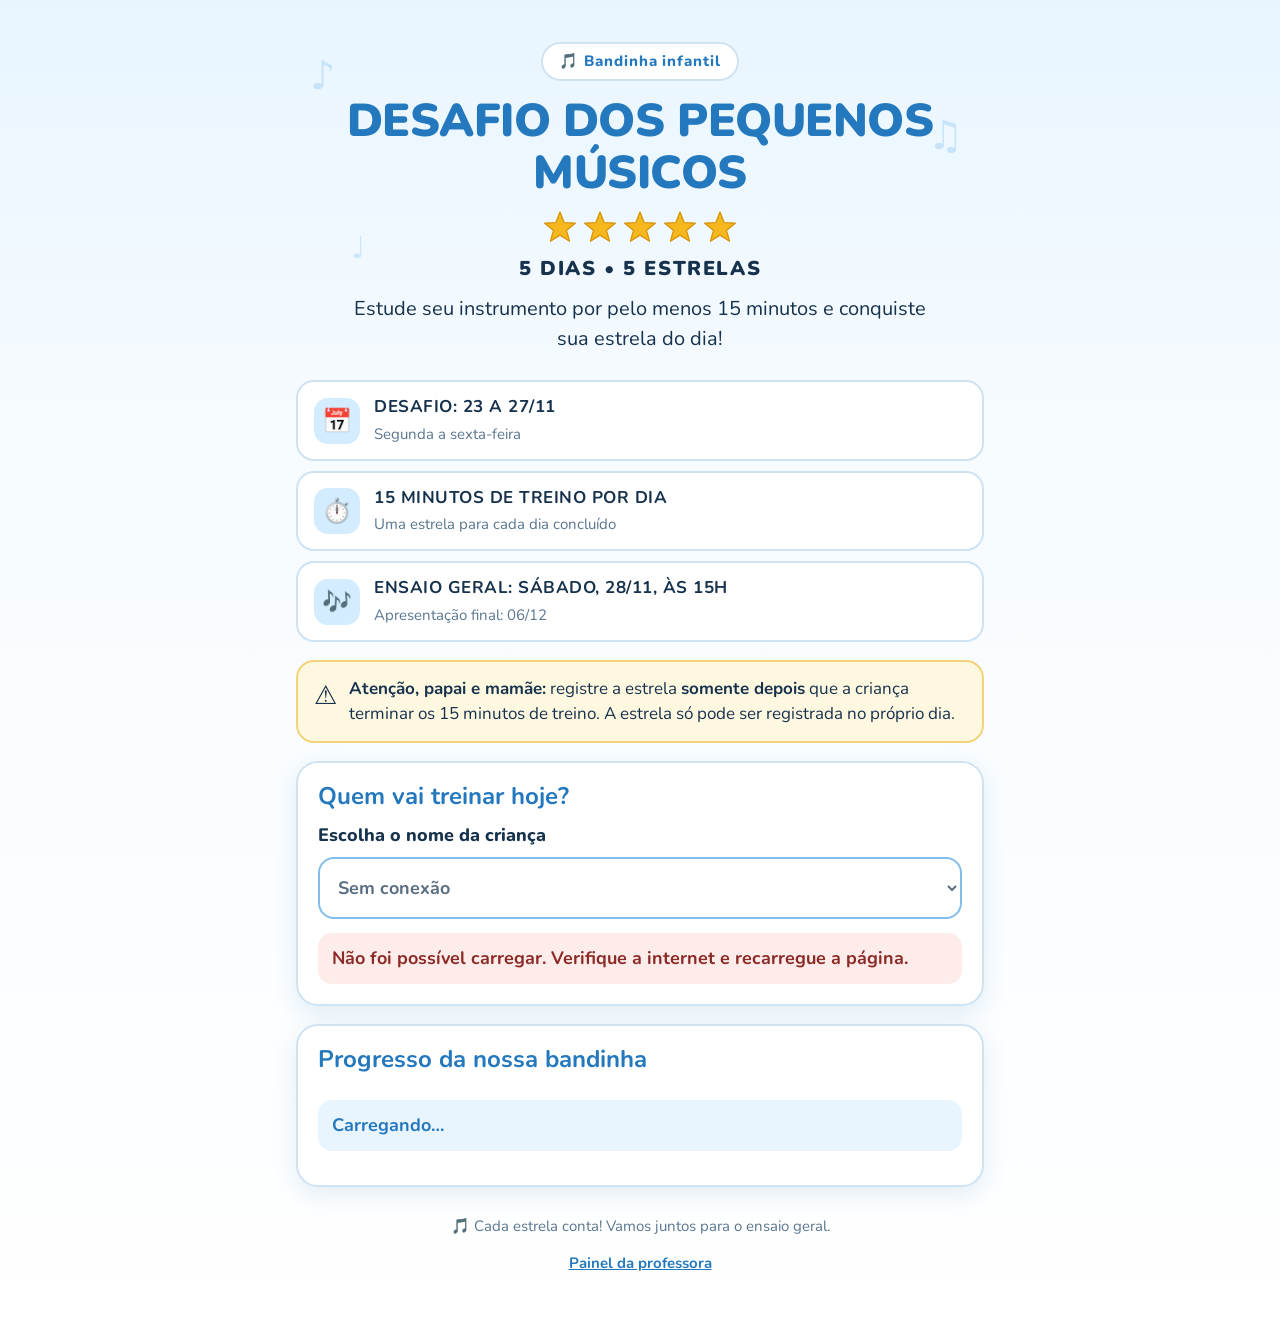
<file: index.html>
<!doctype html>
<html lang="pt-BR">
<head>
<meta charset="utf-8">
<meta name="viewport" content="width=device-width,initial-scale=1">
<title>Desafio dos Pequenos Músicos</title>
<meta name="description" content="5 dias, 5 estrelas: estude seu instrumento por 15 minutos por dia e conquiste sua estrela!">
<meta name="theme-color" content="#4aa3e8">
<link rel="icon" href="data:image/svg+xml,%3Csvg xmlns='http://www.w3.org/2000/svg' viewBox='0 0 100 100'%3E%3Cpolygon points='50,5 61,38 96,38 68,59 79,92 50,72 21,92 32,59 4,38 39,38' fill='%23f6b81f'/%3E%3C/svg%3E">
<link rel="preconnect" href="https://fonts.googleapis.com"><link rel="preconnect" href="https://fonts.gstatic.com" crossorigin>
<link rel="stylesheet" href="https://fonts.googleapis.com/css2?family=Nunito:wght@600;700;800;900&display=swap">
<link rel="stylesheet" href="style.css?v=1">
</head>
<body>
<svg width="0" height="0" style="position:absolute" aria-hidden="true">
  <symbol id="star" viewBox="0 0 100 100"><polygon points="50,6 62,37 95,39 69,60 78,92 50,74 22,92 31,60 5,39 38,37" stroke-width="4" stroke-linejoin="round"/></symbol>
</svg>
<canvas id="confetti" aria-hidden="true"></canvas>

<div class="wrap">
  <header class="hero">
    <span class="note" style="left:2%;top:30px" aria-hidden="true">♪</span>
    <span class="note" style="right:3%;top:90px;animation-delay:1.5s" aria-hidden="true">♫</span>
    <span class="note" style="left:8%;top:210px;animation-delay:3s;font-size:30px" aria-hidden="true">♩</span>
    <span class="eyebrow">🎵 Bandinha infantil</span>
    <h1>DESAFIO DOS PEQUENOS MÚSICOS</h1>
    <div class="stars5" aria-hidden="true">
      <svg class="star-fill" style="fill:#f6b81f;stroke:#d9960a"><use href="#star"/></svg><svg style="fill:#f6b81f;stroke:#d9960a"><use href="#star"/></svg><svg style="fill:#f6b81f;stroke:#d9960a"><use href="#star"/></svg><svg style="fill:#f6b81f;stroke:#d9960a"><use href="#star"/></svg><svg style="fill:#f6b81f;stroke:#d9960a"><use href="#star"/></svg>
    </div>
    <div class="sub">5 DIAS • 5 ESTRELAS</div>
    <p class="msg">Estude seu instrumento por pelo menos 15 minutos e conquiste sua estrela do dia!</p>
  </header>

  <section class="infos" aria-label="Informações importantes">
    <div class="info"><div class="ic">📅</div><div><b>DESAFIO: 23 A 27/11</b><span>Segunda a sexta-feira</span></div></div>
    <div class="info"><div class="ic">⏱️</div><div><b>15 MINUTOS DE TREINO POR DIA</b><span>Uma estrela para cada dia concluído</span></div></div>
    <div class="info"><div class="ic">🎶</div><div><b>ENSAIO GERAL: SÁBADO, 28/11, ÀS 15H</b><span>Apresentação final: 06/12</span></div></div>
  </section>

  <div class="aviso"><div class="ic">⚠️</div><div><b>Atenção, papai e mamãe:</b> registre a estrela <b>somente depois</b> que a criança terminar os 15 minutos de treino. A estrela só pode ser registrada no próprio dia.</div></div>

  <section class="card" aria-labelledby="h-escolha">
    <h2 id="h-escolha">Quem vai treinar hoje?</h2>
    <label class="lbl" for="sel">Escolha o nome da criança</label>
    <select id="sel" class="sel" disabled><option value="">Carregando…</option></select>
    <div class="hp" aria-hidden="true"><label>Não preencha <input id="hp" type="text" name="website" tabindex="-1" autocomplete="off"></label></div>
    <div id="loadmsg"></div>

    <div id="child" hidden>
      <hr style="border:0;border-top:2px dashed var(--line);margin:20px 0">
      <p class="who" id="who"></p>
      <p class="total" id="total"></p>
      <div class="days" id="days"></div>
      <div id="today-area"></div>
    </div>
  </section>

  <section class="card" aria-labelledby="h-prog">
    <h2 id="h-prog">Progresso da nossa bandinha</h2>
    <div class="chart" id="chart" aria-live="polite"><div class="msg-box msg-info">Carregando…</div></div>
    <p class="legend" id="legend"></p>
  </section>

  <footer>
    <p>🎵 Cada estrela conta! Vamos juntos para o ensaio geral.</p>
    <p><a href="painel.html">Painel da professora</a></p>
  </footer>
</div>

<dialog id="dlg-confirm" aria-labelledby="dc-h">
  <h3 id="dc-h">A criança já treinou?</h3>
  <p id="dc-p"></p>
  <div class="row">
    <button class="btn" id="dc-yes" style="margin-top:0">Sim, treinou 15 minutos!</button>
    <button class="btn sec" id="dc-no">Ainda não</button>
  </div>
</dialog>

<dialog id="dlg-win" aria-labelledby="dw-h">
  <svg class="bigstar" style="fill:#f6b81f;stroke:#d9960a"><use href="#star"/></svg>
  <h3 id="dw-h">Parabéns!</h3>
  <p id="dw-p"></p>
  <div class="row"><button class="btn" id="dw-ok" style="margin-top:0">Continuar</button></div>
</dialog>

<script src="config.js"></script>
<script src="app.js?v=3"></script>
</body>
</html>
</file>
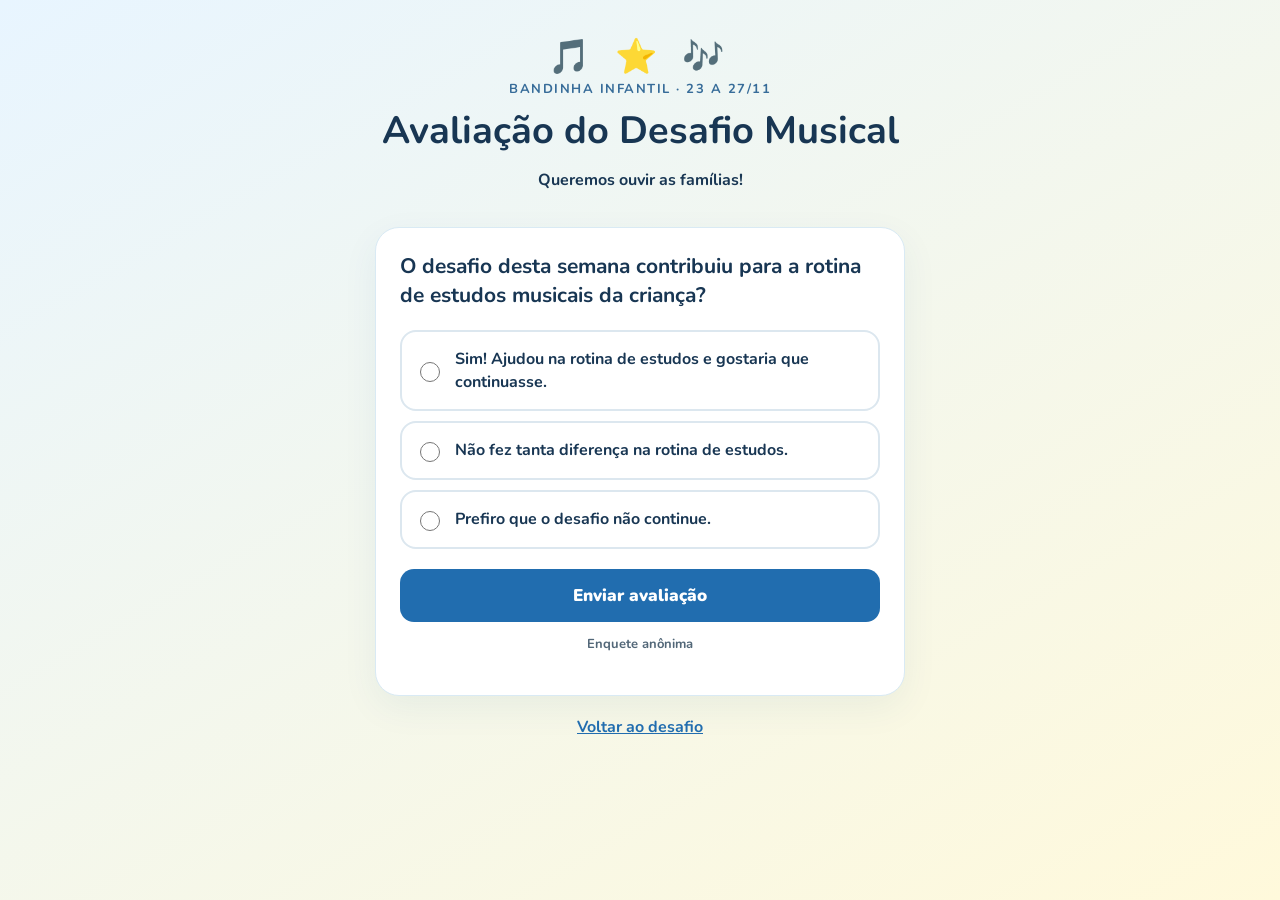
<file: avaliacao.html>
<!doctype html><html lang="pt-BR"><head><meta charset="utf-8"><meta name="viewport" content="width=device-width,initial-scale=1"><meta name="robots" content="noindex,nofollow"><meta name="referrer" content="no-referrer"><title>Avaliação do Desafio Musical</title><link rel="stylesheet" href="https://fonts.googleapis.com/css2?family=Nunito:wght@600;700;800;900&display=swap"><style>
*{box-sizing:border-box}body{margin:0;background:linear-gradient(150deg,#e8f5ff,#fff9db);font:700 16px Nunito,system-ui,sans-serif;color:#183653;min-height:100vh;padding:24px 16px}.wrap{max-width:530px;margin:0 auto}header{text-align:center;padding:10px 0 20px}.eyebrow{font-size:13px;letter-spacing:1.5px;color:#376c99;text-transform:uppercase}h1{font-size:clamp(28px,7vw,38px);line-height:1.12;margin:12px 0}h2{font-size:21px;line-height:1.4;margin:0 0 20px}.card{background:white;border:1px solid #d9eaf4;border-radius:24px;padding:24px;box-shadow:0 12px 36px #164e7810}label{display:flex;gap:12px;align-items:center;padding:16px 13px;border:2px solid #dce7ef;border-radius:16px;margin:10px 0;cursor:pointer;line-height:1.4}label:has(input:checked){background:#eff7ff;border-color:#347fc4}input{accent-color:#2575b9;flex:none;width:20px;height:20px}button{display:block;width:100%;padding:15px;border:0;border-radius:14px;background:#216daf;color:white;font:900 17px Nunito,system-ui;cursor:pointer;margin-top:20px}button:disabled{opacity:.5;cursor:default}.small{text-align:center;color:#526778;font-size:13px;line-height:1.5}#message{font-size:15px;margin-top:16px;text-align:center}a{color:#216daf}footer{text-align:center;margin-top:20px} .notes{font-size:34px;letter-spacing:8px} [hidden]{display:none!important}
</style></head><body><main class="wrap"><header><div class="notes" aria-hidden="true">🎵 ⭐ 🎶</div><div class="eyebrow">Bandinha Infantil · 23 a 27/11</div><h1>Avaliação do Desafio Musical</h1><p>Queremos ouvir as famílias!</p></header><section class="card"><form id="form" hidden><h2>O desafio desta semana contribuiu para a rotina de estudos musicais da criança?</h2><label><input type="radio" name="choice" value="1" required>Sim! Ajudou na rotina de estudos e gostaria que continuasse.</label><label><input type="radio" name="choice" value="2">Não fez tanta diferença na rotina de estudos.</label><label><input type="radio" name="choice" value="3">Prefiro que o desafio não continue.</label><button id="send" type="submit">Enviar avaliação</button><p class="small">Enquete anônima</p></form><div id="message" role="status" aria-live="polite">Carregando…</div></section><footer><a href="index.html">Voltar ao desafio</a></footer></main><script src="config.js"></script><script>
(function(){const form=document.getElementById('form'),msg=document.getElementById('message'),send=document.getElementById('send'),cfg=window.DESAFIO_CONFIG;const receipt=crypto.randomUUID();
function done(){form.hidden=true;msg.textContent='🎉 Obrigada! Sua avaliação já foi registrada. Sua opinião é muito importante para nós.';}
form.hidden=false;msg.textContent='';
form.addEventListener('submit',async function(e){e.preventDefault();const choice=Number(new FormData(form).get('choice'));if(![1,2,3].includes(choice))return;send.disabled=true;msg.textContent='Enviando…';try{const r=await fetch(cfg.SUPABASE_URL+'/rest/v1/rpc/submit_musical_feedback_general',{method:'POST',headers:{apikey:cfg.SUPABASE_KEY,'Content-Type':'application/json'},body:JSON.stringify({p_receipt:receipt,p_choice:choice})});if(!r.ok)throw Error('http');const result=await r.json();if(result==='ok'||result==='unavailable'){done();}else throw Error('invalid');}catch(e){msg.textContent='Não foi possível enviar. Confira sua conexão e tente novamente.';send.disabled=false;}});
})();
</script></body></html>
</file>
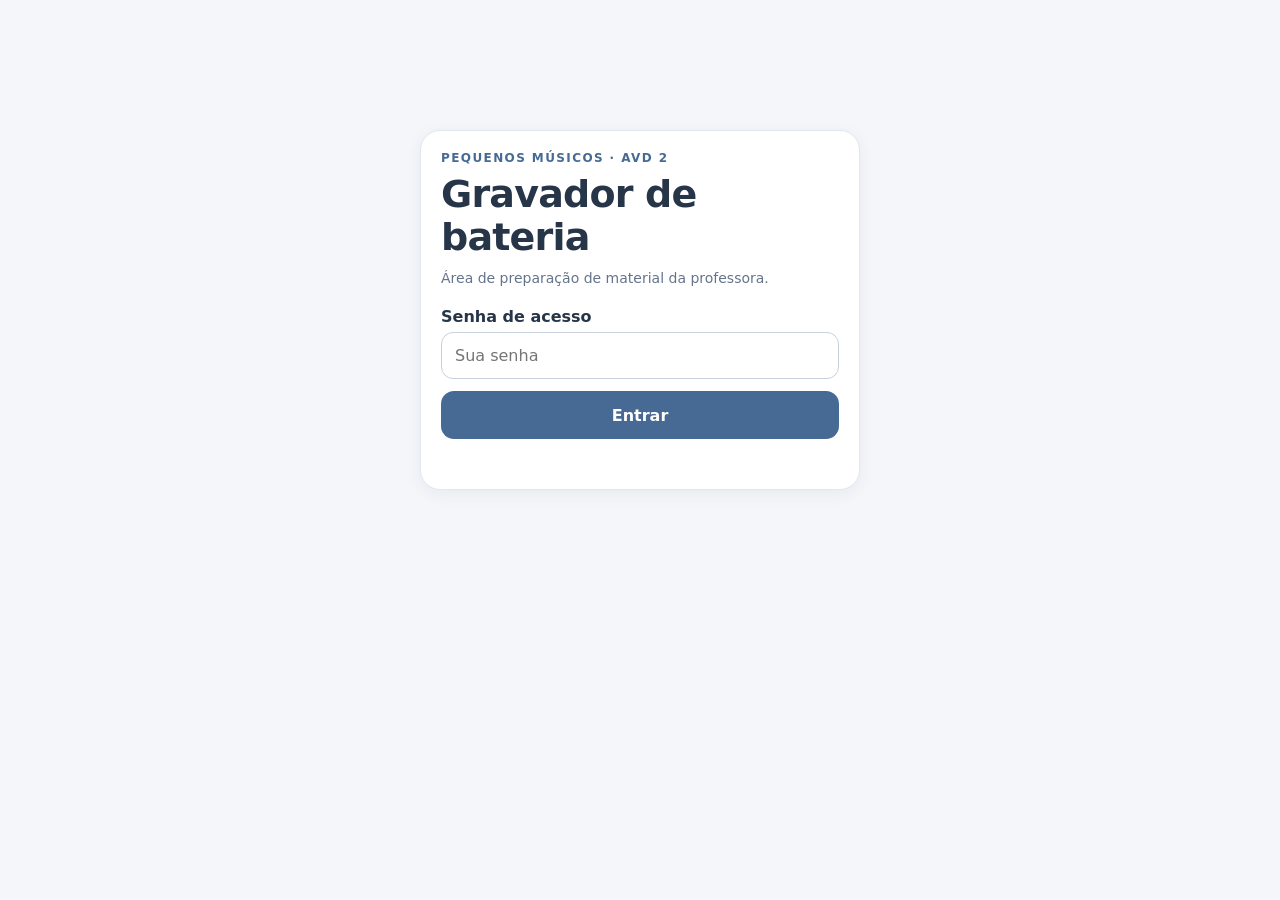
<file: gravador-bateria.html>
<!doctype html><html lang="pt-BR"><head><meta charset="utf-8"><meta name="viewport" content="width=device-width,initial-scale=1"><meta name="theme-color" content="#f5f6fa"><title>Gravador de bateria | Professora</title><style>
:root{font-family:system-ui,-apple-system,BlinkMacSystemFont,'Segoe UI',sans-serif;color:#273548;background:#f5f6fa;font-size:16px;--blue:#476a94;--line:#e2e6ee;--yellow:#f1dda9}*{box-sizing:border-box}body{margin:0}button,input{font:inherit}button{cursor:pointer}button:focus-visible,input:focus-visible{outline:3px solid #789bc4;outline-offset:3px}button:disabled{opacity:.5;cursor:not-allowed}[hidden]{display:none!important}main{max-width:800px;margin:auto;padding:22px 16px 36px}.card{background:white;border:1px solid var(--line);border-radius:20px;padding:20px;margin:14px 0;box-shadow:0 4px 16px #253c5610}h1,h2,p{margin:0}h1{font-size:clamp(26px,5vw,38px);line-height:1.12;letter-spacing:-.8px}h2{font-size:19px;margin-bottom:12px}p{line-height:1.5}.muted{color:#64748b;font-size:14px}.eyebrow{color:var(--blue);font-size:12px;font-weight:800;letter-spacing:1.4px;text-transform:uppercase;margin-bottom:8px}.hero{display:flex;align-items:center;gap:15px;margin:8px 0 20px}.hero-icon{background:#e5ebf5;border-radius:18px;width:64px;height:64px;display:grid;place-items:center;flex:none;font-size:32px}.hero p{margin-top:5px}.primary{background:#476a94;color:white;border:0;border-radius:13px;padding:13px 18px;font-weight:750;min-height:48px}.secondary{background:#f3f5f9;border:1px solid var(--line);color:#34465e;border-radius:12px;padding:11px 14px;font-weight:650;min-height:44px}.gate{max-width:440px;margin:12vh auto 0}.gate label{display:block;font-weight:650;margin:18px 0 6px}.gate input{width:100%;border:1px solid #c8d1dc;border-radius:12px;padding:13px;background:#fff}.gate .primary{width:100%;margin-top:12px}.error{color:#9f3e43;font-size:14px;margin-top:10px;min-height:20px}.tabs{display:grid;grid-template-columns:repeat(3,1fr);gap:8px}.tab{background:#f6f7fa;border:1px solid var(--line);border-radius:13px;padding:12px 6px;text-align:center;color:#34465e;font-weight:700;min-height:64px}.tab small{font-size:11px;display:block;color:#64748b;font-weight:500;margin-top:4px}.tab[aria-pressed=true]{background:#e5edf8;border-color:#7190b6;color:#31537b}.grid{display:grid;grid-template-columns:minmax(60px,1.8fr) repeat(8,minmax(0,1fr));gap:4px;align-items:stretch;margin:16px 0 8px}.cell{border-radius:7px;min-height:34px;display:grid;place-items:center;background:#f1f3f6;position:relative}.beat{font-weight:800;font-size:15px;background:#e8edf4;min-height:29px}.beat.off{font-weight:500;color:#8290a1;background:#f5f6f9}.label{font-weight:700;font-size:clamp(11px,2.5vw,14px);display:flex;align-items:center;gap:3px}.hit:after{content:'';height:45%;aspect-ratio:1;border-radius:50%;background:var(--dot)}.hit{background:var(--bg)}.cell.now{box-shadow:inset 0 0 0 2px #496c9d;background:#d8e4f3}.cell.now.hit{background:var(--bg);box-shadow:inset 0 0 0 2px #496c9d}.inactive{opacity:.28}.legend{display:flex;align-items:center;gap:10px;flex-wrap:wrap;font-size:12px;color:#64748b}.dot{height:10px;width:10px;display:inline-block;border-radius:50%;background:#8298b6}.controls{display:flex;gap:9px;margin:18px 0 12px}.controls .primary{flex:1}.row{display:flex;align-items:center;justify-content:space-between;gap:10px;margin:10px 0}input[type=range]{width:100%;accent-color:#476a94}.speed{display:grid;grid-template-columns:44px 1fr 44px;align-items:center;gap:8px}.speed button{padding:8px}.checks{display:flex;flex-wrap:wrap;gap:10px 18px;margin-top:15px}.checks label,.loop{display:flex;align-items:center;gap:7px;font-size:14px}input[type=checkbox]{width:19px;height:19px;accent-color:#476a94}.status{font-size:13px;color:#64748b;min-height:20px;text-align:center;margin-top:8px}.sounds{display:grid;grid-template-columns:repeat(3,1fr);gap:8px}.sound{border:1px solid #e1e5ea;background:#f7f8fa;border-radius:13px;color:#34465e;font-size:13px;font-weight:650;padding:10px 4px;min-height:75px}.sound svg{width:44px;height:32px;display:block;margin:0 auto 5px}.sound:active,.sound.playing{background:#e5edf8}.foot{display:flex;justify-content:space-between;align-items:center;gap:12px;margin-top:15px}.foot button{font-size:13px}.routine{padding-left:20px;margin:0;color:#43536a;font-size:14px;line-height:1.65}.routine li+li{margin-top:5px}.volume{display:grid;grid-template-columns:auto 1fr auto;gap:10px;align-items:center;font-size:13px;color:#64748b}@media(max-width:420px){.card{padding:14px}.grid{gap:3px}.cell{min-height:32px}.hero-icon{width:50px;height:50px;font-size:26px}.tabs{gap:5px}.tab{font-size:13px}.checks{gap:9px 12px}}@media(prefers-reduced-motion:reduce){*{scroll-behavior:auto!important}}

button,input,select{font:inherit}input[type=number],input[type=text],select,input[type=file]{max-width:100%;padding:9px;border:1px solid #c8d1dc;border-radius:9px;background:white;color:#273548}h3{font-size:16px;margin:0 0 8px} .stack{display:grid;gap:10px}.wrap{display:flex;flex-wrap:wrap;gap:8px;align-items:center}.wrap>*{min-width:0}.part{display:flex;gap:12px;align-items:center;text-align:left;padding:13px;border:1px solid #dce3ec;border-radius:13px;background:#fff;color:#273548;min-height:65px}.part[aria-pressed=true]{border-color:#7293b5;background:#e7eff7}.num{display:grid;place-items:center;border-radius:10px;background:#dce7f1;min-width:36px;height:36px;font-weight:800}.part small{display:block;font-size:12px;color:#57677b;margin-top:3px}.lyric{white-space:pre-line;line-height:1.65;margin:8px 0 12px}.exercise{border:1px solid #e0e6ed;border-radius:13px;padding:12px;margin:12px 0;scroll-margin:18px}.exercise.current{border:2px solid #5279a2;padding:11px}.exercise h3{color:#405c7b}.hint{color:#64748b;font-size:13px;line-height:1.5}.mark{background:#e9eef4;border-radius:8px;display:inline-block;padding:5px 9px;margin:3px 0;font-size:13px;font-weight:700}.grid{grid-template-columns:minmax(80px,1.9fr) repeat(var(--cols,8),minmax(0,1fr))}.hit:after{display:none}.cell.hit{background:var(--dot);color:#fff;font-weight:750}.cell.now{outline:3px solid #466b98;outline-offset:-2px;box-shadow:none}.grid .cell{min-height:30px}.grid .label{font-size:12px}.progress{height:7px;border-radius:10px;background:#e6ebf1;overflow:hidden}.progress span{display:block;height:100%;background:#749b86}.done{margin-left:auto;color:#47795b;font-size:13px}.pads{display:grid;grid-template-columns:repeat(3,1fr);gap:9px}.pad{border:0;border-radius:14px;padding:12px 5px;min-height:80px;color:#253448;font-weight:700;touch-action:manipulation;user-select:none}.pad.active{transform:scale(.96);outline:3px solid #476a94}.pad b{display:block;font-size:21px}.pad.crash{background:#262626!important;color:white;grid-column:1/-1}.scroll{overflow:auto;max-height:330px}.events{width:100%;border-collapse:collapse;font-size:13px}.events td,.events th{padding:6px;text-align:left;border-bottom:1px solid #e2e6ee}.events th{position:sticky;top:0;background:#fff}.events input{width:83px;padding:5px}.events button{padding:4px 8px}.warn{font-size:13px;color:#805c31}.time{font-variant-numeric:tabular-nums}.sticky{position:sticky;top:0;z-index:3;box-shadow:0 5px 20px #253c561a}.sticky .row{margin:5px 0}.checkboxrow{display:flex;align-items:center;gap:8px}.hidden{display:none}.timeline{height:105px;width:100%;border:1px solid #dce3ec;border-radius:10px;background:#fafbfc;display:block;touch-action:none}.timeline-labels{display:flex;justify-content:space-between;font-size:12px;color:#64748b}.status{text-align:left}details summary{cursor:pointer;font-weight:700} @media(max-width:450px){.grid .label{font-size:10px}.grid{grid-template-columns:minmax(70px,1.6fr) repeat(var(--cols,8),minmax(0,1fr));gap:3px}.cell{min-height:28px}.sticky{position:static}.pads{gap:5px}.pad{font-size:12px}.events{font-size:12px}}</style></head><body><main><section id="gate" class="gate card"><div class="eyebrow">Pequenos Músicos · AVD 2</div><h1>Gravador de bateria</h1><p class="muted" style="margin-top:10px">Área de preparação de material da professora.</p><form id="unlock"><label for="password">Senha de acesso</label><input id="password" type="password" required autocomplete="current-password" placeholder="Sua senha"><button class="primary" id="enter" type="submit">Entrar</button><p class="error" id="error" role="alert"></p></form></section><section id="app" hidden><header class="hero"><div class="hero-icon">🥁</div><div><div class="eyebrow">Área da professora</div><h1>Gravador de bateria</h1><p class="muted">Grave sobre a música, por instrumento ou de uma vez.</p></div></header><div class="card"><h2>1. Abra a música</h2><label class="hint">Selecione um MP3, WAV ou outro áudio compatível <input id="audioFile" type="file" accept="audio/*"></label><p id="fileName" class="muted" style="margin:8px 0">Nenhum áudio selecionado.</p><audio id="song" preload="metadata" style="width:100%"></audio><div class="wrap"><button id="play" class="primary">▶ Reproduzir</button><button id="record" class="primary" style="background:#a94b52">● Gravar</button><button id="stop" class="secondary">■ Parar</button><button id="back" class="secondary">↶ Início</button></div><div class="row"><strong id="time" class="time">0:00.0</strong><span id="duration" class="muted time">0:00.0</span></div><input id="seek" type="range" min="0" max="1" value="0" step=".01"><canvas id="timeline" class="timeline" aria-label="Linha do tempo de batidas"></canvas><div class="timeline-labels"><span>Início</span><span>Toque na linha para posicionar</span><span>Fim</span></div><div class="row"><label>Velocidade <select id="rate"><option value=".5">0,5×</option><option value=".75">0,75×</option><option value=".9">0,9×</option><option value="1" selected>1×</option><option value="1.25">1,25×</option></select></label><label class="checkboxrow"><input type="checkbox" id="hear" checked> Ouvir batidas gravadas</label></div><div class="volume"><label for="musicVol">Música</label><input id="musicVol" type="range" min="0" max="100" value="65"><span id="mv">65%</span></div><div class="volume"><label for="drumVol">Bateria</label><input id="drumVol" type="range" min="0" max="100" value="80"><span id="dv">80%</span></div><p id="status" class="status" role="status">Importe uma música para gravar.</p></div><div class="card"><h2>2. Toque e grave</h2><p class="muted" style="margin-bottom:12px">Use as teclas ou toque nos botões. Grave em camadas: volte ao início, aperte Gravar novamente e acrescente os outros instrumentos. A gravação não é quantizada.</p><div id="pads" class="pads"></div><div class="wrap" style="margin-top:12px"><button id="undo" class="secondary">Desfazer última batida</button><button id="undoTake" class="secondary">Desfazer última gravação</button></div></div><div class="card"><h2>3. Edite as batidas</h2><div class="row"><span id="eventCount" class="muted">0 batidas</span><select id="filter"><option value="all">Todos os instrumentos</option></select></div><div class="wrap"><button id="addAt" class="secondary">+ Batida no tempo atual</button><select id="addInst"></select><button id="clear" class="secondary">Limpar batidas</button></div><div class="wrap" style="margin:8px 0"><label>Ajuste global (ms) <input id="offset" type="number" step="10" value="0" style="width:100px"></label><button id="shift" class="secondary">Aplicar</button></div><div class="scroll"><table class="events"><thead><tr><th>Tempo (s)</th><th>Instrumento</th><th>Ações</th></tr></thead><tbody id="eventRows"></tbody></table></div><p class="hint" style="margin-top:8px">Edite o instante de uma batida ou exclua apenas aquela que ficou errada. Use o ajuste global se perceber atraso constante.</p></div><div class="card"><h2>4. Salve seu material</h2><div class="stack"><button id="wavDrum" class="primary">Baixar somente bateria (WAV)</button><button id="wavMix" class="primary">Baixar música + bateria (WAV)</button><button id="save" class="secondary">Baixar projeto editável (JSON)</button><label class="checkboxrow"><input id="includeAudio" type="checkbox" checked> Incluir a música no JSON para reabrir em outro aparelho</label><label class="hint">Reabrir projeto JSON <input type="file" id="openProject" accept=".json,application/json"></label></div><p class="hint" style="margin-top:10px">Os arquivos ficam no seu aparelho. O JSON também pode ser aberto na página de treino da aluna. Nada é publicado automaticamente.</p><p class="status" id="exportStatus"></p></div><footer class="foot"><span class="muted">Independente do desafio de estrelas.</span><button id="lock" class="secondary">Sair</button></footer></section></main><script>
'use strict';
const $=id=>document.getElementById(id);
const instruments=[{id:'crash',name:'Ataque',color:'#242424',bg:'#e5e5e5',key:'Espaço'},{id:'ride',name:'Condução',color:'#91a8c3',bg:'#dce6f0',key:'L'},{id:'hat',name:'Chimbal',color:'#bfa36b',bg:'#eee3c9',key:'J'},{id:'open',name:'Chimbal aberto',color:'#d0b47c',bg:'#f3e7cf',key:'K'},{id:'snare',name:'Caixa',color:'#779bbb',bg:'#dbe8f3',key:'S'},{id:'kick',name:'Bumbo',color:'#83a58d',bg:'#dce9df',key:'A'},{id:'tom',name:'Surdo',color:'#b299b8',bg:'#e8ddeb',key:'D'}];
const ids=new Set(instruments.map(i=>i.id)); const byId=id=>instruments.find(i=>i.id===id);
const decode=s=>Uint8Array.from(atob(s),c=>c.charCodeAt(0));
async function unlockPayload(encrypted,password){if(!crypto?.subtle)throw Error('Abra em HTTPS ou em um navegador local compatível.');const k=await crypto.subtle.importKey('raw',new TextEncoder().encode(password),'PBKDF2',false,['deriveKey']);const aes=await crypto.subtle.deriveKey({name:'PBKDF2',salt:decode(encrypted.salt),iterations:210000,hash:'SHA-256'},k,{name:'AES-GCM',length:256},false,['decrypt']);return JSON.parse(new TextDecoder().decode(await crypto.subtle.decrypt({name:'AES-GCM',iv:decode(encrypted.iv)},aes,decode(encrypted.data))));}
function initGate(encrypted,enter,leave){$('unlock').onsubmit=async e=>{e.preventDefault();$('enter').disabled=true;$('error').textContent='';try{const data=await unlockPayload(encrypted,$('password').value.trim());$('password').value='';await enter(data);$('gate').hidden=true;$('app').hidden=false;window.scrollTo(0,0)}catch(e){$('error').textContent=e.name==='OperationError'?'Senha incorreta.':e.message||'Não foi possível entrar.'}finally{$('enter').disabled=false}};$('lock').onclick=()=>{leave();$('app').hidden=true;$('gate').hidden=false;$('password').focus()};}
class Engine{constructor(ctx,dest){this.ctx=ctx;this.master=ctx.createGain();this.master.gain.value=.62;this.comp=ctx.createDynamicsCompressor();this.master.connect(this.comp);this.comp.connect(dest||ctx.destination);this.nodes=new Set();this.noise=ctx.createBuffer(1,ctx.sampleRate*2,ctx.sampleRate);const a=this.noise.getChannelData(0);for(let i=0;i<a.length;i++)a[i]=Math.random()*2-1;}track(n){this.nodes.add(n);n.onended=()=>this.nodes.delete(n);return n}stop(){for(const n of this.nodes)try{n.stop()}catch{}this.nodes.clear()}tone(t,f1,f2,dur,amp,type='sine'){let o=this.track(this.ctx.createOscillator()),g=this.ctx.createGain();o.type=type;o.frequency.setValueAtTime(f1,t);o.frequency.exponentialRampToValueAtTime(f2,t+dur*.65);g.gain.setValueAtTime(amp,t);g.gain.exponentialRampToValueAtTime(.0001,t+dur);o.connect(g);g.connect(this.master);o.start(t);o.stop(t+dur+.01)}hiss(t,dur,amp,type,freq,q=.7){let n=this.track(this.ctx.createBufferSource()),f=this.ctx.createBiquadFilter(),g=this.ctx.createGain();n.buffer=this.noise;f.type=type;f.frequency.value=freq;f.Q.value=q;g.gain.setValueAtTime(amp,t);g.gain.exponentialRampToValueAtTime(.0001,t+dur);n.connect(f);f.connect(g);g.connect(this.master);n.start(t,Math.random()*.3);n.stop(t+dur+.01)}hit(id,t,v=1){v=Math.max(.03,Math.min(1,v));switch(id){case'kick':this.tone(t,145,45,.25,.85*v);break;case'snare':this.hiss(t,.19,.55*v,'highpass',1100);this.tone(t,185,105,.105,.24*v,'triangle');break;case'hat':this.hiss(t,.055,.32*v,'highpass',7200);break;case'open':this.hiss(t,.5,.34*v,'highpass',6000);break;case'crash':this.hiss(t,1.35,.55*v,'highpass',3800);this.hiss(t,.5,.18*v,'bandpass',7800,1);break;case'ride':this.hiss(t,.35,.24*v,'highpass',5200);this.tone(t,2850,2730,.42,.045*v,'triangle');this.tone(t,4110,4040,.26,.025*v);break;case'tom':this.tone(t,123,63,.32,.6*v,'triangle');break}}}
let ctx,eng;async function audio(){if(!ctx){const AC=window.AudioContext||window.webkitAudioContext;if(!AC)throw Error('Áudio indisponível.');ctx=new AC();eng=new Engine(ctx)}if(ctx.state!=='running')await ctx.resume();return ctx;}
function node(tag,cls,txt){const el=document.createElement(tag);if(cls)el.className=cls;if(txt!==undefined)el.textContent=txt;return el}function button(txt,fn,cls='secondary'){const b=node('button',cls,txt);b.type='button';b.onclick=fn;return b}function clamp(v,l,h){return Math.max(l,Math.min(h,v))}function fmt(t){if(!Number.isFinite(t))return '0:00';return Math.floor(t/60)+':'+String(Math.floor(t%60)).padStart(2,'0')+'.'+String(Math.floor(t%1*10))}function download(blob,name){const a=document.createElement('a'),url=URL.createObjectURL(blob);a.href=url;a.download=name;a.click();setTimeout(()=>URL.revokeObjectURL(url),30000)}
function validateProject(p){if(!p||!Array.isArray(p.events)||p.events.length>100000)throw Error('Projeto inválido.');let events=p.events.map(e=>({time:Number(e.time),instrument:e.instrument,velocity:clamp(Number(e.velocity)||1,.03,1)}));if(events.some(e=>!Number.isFinite(e.time)||e.time<0||e.time>3600||!ids.has(e.instrument)))throw Error('Batidas inválidas no projeto.');events.sort((a,b)=>a.time-b.time);return {...p,events,duration:clamp(Number(p.duration)||0,0,3600)}}
function setAudioURL(el,file){if(el._url)URL.revokeObjectURL(el._url);el._url=URL.createObjectURL(file);el.src=el._url;}
function base64Bytes(buf){let a=new Uint8Array(buf),s='';for(let i=0;i<a.length;i+=32768)s+=String.fromCharCode(...a.subarray(i,i+32768));return btoa(s)}
function fromEmbedded(p){if(!p.audio?.base64)return null;return new Blob([decode(p.audio.base64)],{type:p.audio.mime||'audio/mpeg'})}

const encrypted={"salt": "X/Su2l5JpKCZNlpKQp3L7A==", "iv": "i5q8O7xga4xgkJce", "data": "ZOdTuRfLtAXT0zkos1uIZ7rrmCrxu0DJUzH5ONz/w7I="};
const song=$('song');let sourceFile=null,sourceName='',duration=0,events=[],recording=false,playing=false,lastTake=null,takeSeq=0,uid=0,scheduler=null,idx=0,last=0,sorted=[],padMap={},lastAction=[],renderPending=false,locked=true,launch=0;
function sortEvents(){sorted=[...events].sort((a,b)=>a.time-b.time);return sorted}function length(){return Math.max(duration,events.reduce((m,e)=>Math.max(m,e.time+.2),0),1)}function status(s){$('status').textContent=s}function eventAt(time,instrument,velocity=1,take=null){const e={id:++uid,time:clamp(Number(time)||0,0,duration||3600),instrument,velocity,take};events.push(e);lastAction.push(e.id);sortEvents();scheduleRender();return e}function scheduleRender(){if(renderPending)return;renderPending=true;requestAnimationFrame(()=>{renderPending=false;renderEvents()})}
function updateTime(){const t=song.currentTime||0;$('time').textContent=fmt(t);$('duration').textContent=fmt(duration);$('seek').max=length();$('seek').value=t;draw();}
function draw(){const c=$('timeline'),w=c.clientWidth||320,h=105,dpr=devicePixelRatio||1;if(c.width!==Math.round(w*dpr)||c.height!==Math.round(h*dpr)){c.width=Math.round(w*dpr);c.height=Math.round(h*dpr)}const g=c.getContext('2d');g.setTransform(dpr,0,0,dpr,0,0);g.clearRect(0,0,w,h);let d=length();g.strokeStyle='#e4e9ee';for(let i=1;i<7;i++){g.beginPath();g.moveTo(0,i*h/7);g.lineTo(w,i*h/7);g.stroke()}for(let e of events){const y=instruments.findIndex(i=>i.id===e.instrument)*h/7+3;g.fillStyle=byId(e.instrument).color;g.fillRect(e.time/d*w,y,Math.max(2,w/d*.03),h/7-6)}g.strokeStyle='#476a94';g.lineWidth=2;let x=(song.currentTime||0)/d*w;g.beginPath();g.moveTo(x,0);g.lineTo(x,h);g.stroke();}
function renderEvents(){let f=$('filter').value,area=$('eventRows');area.replaceChildren();let list=sortEvents().filter(e=>f==='all'||e.instrument===f);$('eventCount').textContent=events.length+' batidas'+(f==='all'?'':' · '+list.length+' neste instrumento');for(let e of list){let tr=node('tr'),td=node('td'),inp=node('input');inp.type='number';inp.step='.01';inp.min='0';inp.max=duration||3600;inp.value=e.time.toFixed(3);inp.onchange=()=>{e.time=clamp(Number(inp.value)||0,0,duration||3600);sortEvents();resetIndex(song.currentTime);renderEvents()};td.append(inp);let inst=node('td'),select=node('select');for(let i of instruments){let o=node('option','',i.name);o.value=i.id;o.selected=e.instrument===i.id;select.append(o)}select.onchange=()=>{e.instrument=select.value;renderEvents()};inst.append(select);let action=node('td');action.append(button('Ir',()=>seekTo(e.time)),button('×',()=>{events=events.filter(a=>a.id!==e.id);sortEvents();resetIndex(song.currentTime);renderEvents()}));tr.append(td,inst,action);area.append(tr)}draw()}
function resetIndex(t){sortEvents();idx=sorted.findIndex(e=>e.time>=t-.02);if(idx<0)idx=sorted.length;last=t;eng?.stop()}
function seekTo(t){if(!duration)return;song.currentTime=clamp(t,0,duration);resetIndex(song.currentTime);updateTime()}
function tick(){if(!playing||song.paused)return;let t=song.currentTime;if(t<last-.08||t>last+.4)resetIndex(t);while(idx<sorted.length&&sorted[idx].time<=t+.035*song.playbackRate){let e=sorted[idx++];if($('hear').checked&&e.time>=t-.07&&!(recording&&e.take===lastTake))eng.hit(e.instrument,ctx.currentTime+Math.max(.002,(e.time-t)/song.playbackRate),e.velocity)}last=t;updateTime()}
async function transport(rec){if(locked)return;if(!duration){status('Selecione a música primeiro.');return}const my=++launch;try{await audio();if(my!==launch||locked)return;eng.master.gain.value=Number($('drumVol').value)/100*.7;if(recording&&!rec){recording=false;updateButtons();return}if(rec&&!recording){lastTake=++takeSeq;recording=true}if(!song.paused){playing=true;updateButtons();return}if(song.currentTime>=duration-.04)song.currentTime=0;resetIndex(song.currentTime);await song.play();playing=true;clearInterval(scheduler);scheduler=setInterval(tick,16);updateButtons()}catch(e){recording=false;playing=false;updateButtons();status('Não foi possível reproduzir: '+e.message)}}
function updateButtons(){$('record').textContent=recording?'● Gravando…':'● Gravar';$('play').textContent=playing?'Ⅱ Pausar':'▶ Reproduzir';status(recording?'Gravando novas batidas. Toque nos instrumentos.':playing?'Reproduzindo…':'Pronto para gravar.')}
function pause(){launch++;song.pause();recording=false;playing=false;clearInterval(scheduler);eng?.stop();updateButtons();renderEvents()}
function padFlash(id){let b=padMap[id];b.classList.add('active');setTimeout(()=>b.classList.remove('active'),120)}
async function hit(id){if(locked)return;const t=song.currentTime,rec=recording&&playing&&!song.paused;try{await audio();eng.master.gain.value=Number($('drumVol').value)/100*.7;eng.hit(id,ctx.currentTime+.004);padFlash(id);if(rec)eventAt(t,id,1,lastTake)}catch(e){status(e.message)}}
instruments.forEach(i=>{const b=node('button','pad '+i.id);b.type='button';b.style.background=i.bg;b.append(node('b','',i.key),node('span','',i.id==='hat'?'Chimbal fechado':i.name));b.addEventListener('pointerdown',e=>{e.preventDefault();hit(i.id)});b.addEventListener('click',e=>{if(e.detail===0)hit(i.id)});padMap[i.id]=b;$('pads').append(b);for(let sel of [$('filter'),$('addInst')]){let o=node('option','',i.name);o.value=i.id;sel.append(o)}});$('addInst').value='kick';const keymap={a:'kick',s:'snare',d:'tom',j:'hat',k:'open',l:'ride',' ':'crash'};document.addEventListener('keydown',e=>{if(locked||e.repeat||e.ctrlKey||e.altKey||e.metaKey||['INPUT','SELECT','TEXTAREA','BUTTON'].includes(document.activeElement?.tagName))return;let id=keymap[e.key.toLowerCase()];if(id){e.preventDefault();hit(id)}});$('pads').addEventListener('pointerdown',()=>document.activeElement?.blur());
function loadAudio(file,name){pause();sourceFile=file;sourceName=name||file.name||'Áudio do projeto';duration=0;setAudioURL(song,file);$('fileName').textContent=sourceName;status('Carregando áudio…');song.load()}
$('audioFile').onchange=e=>{let f=e.target.files[0];if(f){if(events.length&&sourceFile&&f.name!==sourceName&&!confirm('Trocar o áudio e manter as batidas existentes?'))return;loadAudio(f,f.name)}};song.onloadedmetadata=()=>{duration=song.duration;if(!Number.isFinite(duration)||duration>3600){duration=0;status('Áudio inválido ou maior que 1 hora.');return}updateTime();status('Áudio pronto. Aperte Gravar para começar.')};song.onerror=()=>status('Formato de áudio não suportado neste navegador.');song.onended=()=>pause();song.onseeking=()=>resetIndex(song.currentTime);song.onpause=()=>{if(playing)pause()};$('play').onclick=()=>{document.activeElement?.blur();playing?pause():transport(false)};$('record').onclick=()=>{document.activeElement?.blur();recording?pause():transport(true)};$('stop').onclick=pause;$('back').onclick=()=>{pause();seekTo(0)};$('seek').oninput=()=>seekTo(Number($('seek').value));$('timeline').onclick=e=>seekTo((e.clientX-$('timeline').getBoundingClientRect().left)/$('timeline').clientWidth*length());window.addEventListener('resize',draw);$('rate').onchange=()=>{song.playbackRate=Number($('rate').value);resetIndex(song.currentTime)};$('musicVol').oninput=()=>{song.volume=Number($('musicVol').value)/100;$('mv').textContent=$('musicVol').value+'%'};song.volume=.65;$('drumVol').oninput=()=>{$('dv').textContent=$('drumVol').value+'%';if(eng)eng.master.gain.value=Number($('drumVol').value)/100*.7};$('filter').onchange=renderEvents;$('addAt').onclick=()=>eventAt(song.currentTime,$('addInst').value);$('undo').onclick=()=>{while(lastAction.length){let id=lastAction.pop();if(events.some(e=>e.id===id)){events=events.filter(e=>e.id!==id);break}}resetIndex(song.currentTime);renderEvents()};$('undoTake').onclick=()=>{if(lastTake===null)return;events=events.filter(e=>e.take!==lastTake);lastTake=events.reduce((m,e)=>e.take!=null?Math.max(m??0,e.take):m,null);resetIndex(song.currentTime);renderEvents()};$('clear').onclick=()=>{if(confirm('Apagar todas as batidas?')){pause();events=[];lastAction=[];lastTake=null;resetIndex(0);renderEvents()}};$('shift').onclick=()=>{let ms=Number($('offset').value);if(!Number.isFinite(ms))return;events.forEach(e=>e.time=clamp(e.time+ms/1000,0,duration||3600));resetIndex(song.currentTime);renderEvents()};
function projectObject(){return {version:1,format:'avd-drum-project',title:sourceName||'Bateria',duration:duration||Math.max(0,length()-.2),events:sortEvents().map(({time,instrument,velocity})=>({time:Math.round(time*1000)/1000,instrument,velocity})),audio:{name:sourceName,mime:sourceFile?.type||'audio/mpeg'}}}
$('save').onclick=async()=>{try{pause();const p=projectObject();if($('includeAudio').checked&&sourceFile){$('exportStatus').textContent='Preparando projeto…';p.audio.base64=base64Bytes(await sourceFile.arrayBuffer())}download(new Blob([JSON.stringify(p)],{type:'application/json'}),'projeto-bateria.json');$('exportStatus').textContent='Projeto preparado para download.'}catch(e){$('exportStatus').textContent=e.message}};
$('openProject').onchange=async e=>{try{if(!e.target.files[0])return;let p=validateProject(JSON.parse(await e.target.files[0].text()));pause();events=p.events.map(e=>({...e,id:++uid,take:null}));lastAction=events.map(e=>e.id);lastTake=null;let file=fromEmbedded(p);if(file)loadAudio(file,p.audio?.name||p.title);else{sourceFile=null;sourceName=p.audio?.name||p.title||'';duration=0;song.removeAttribute('src');song.load();$('fileName').textContent='Selecione o áudio original: '+sourceName}renderEvents();$('exportStatus').textContent='Projeto reaberto. '+(!file?'Selecione a música original para continuar.':'')}catch(e){$('exportStatus').textContent='Erro: '+e.message}};
function wav(buffer){let n=buffer.numberOfChannels,l=buffer.length,ab=new ArrayBuffer(44+l*n*2),v=new DataView(ab);function str(off,s){for(let i=0;i<s.length;i++)v.setUint8(off+i,s.charCodeAt(i))}str(0,'RIFF');v.setUint32(4,36+l*n*2,true);str(8,'WAVE');str(12,'fmt ');v.setUint32(16,16,true);v.setUint16(20,1,true);v.setUint16(22,n,true);v.setUint32(24,buffer.sampleRate,true);v.setUint32(28,buffer.sampleRate*n*2,true);v.setUint16(32,n*2,true);v.setUint16(34,16,true);str(36,'data');v.setUint32(40,l*n*2,true);let ch=Array.from({length:n},(_,i)=>buffer.getChannelData(i));for(let i=0,k=44;i<l;i++)for(let j=0;j<n;j++,k+=2){let s=clamp(ch[j][i],-1,1);v.setInt16(k,s<0?s*32768:s*32767,true)}return new Blob([ab],{type:'audio/wav'})}
async function exportWav(mix){pause();if(mix&&!sourceFile){$('exportStatus').textContent='Importe o áudio original para exportar a mistura.';return}if(!events.length){$('exportStatus').textContent='Grave pelo menos uma batida.';return}let buttons=[$('wavDrum'),$('wavMix'),$('save')];buttons.forEach(b=>b.disabled=true);try{$('exportStatus').textContent='Renderizando WAV…';await audio();let buf=mix?await ctx.decodeAudioData(await sourceFile.arrayBuffer()):null;const end=Math.max(duration||0,buf?.duration||0,...events.map(e=>e.time+1.5));if(end>900)throw Error('Para exportar WAV, use uma gravação de até 15 minutos.');const sr=44100,off=new OfflineAudioContext(2,Math.ceil(end*sr),sr),out=off.createDynamicsCompressor();out.connect(off.destination);const drum=new Engine(off,out);drum.master.gain.value=Number($('drumVol').value)/100*.7;for(let e of events)drum.hit(e.instrument,e.time,e.velocity);if(buf){let s=off.createBufferSource(),g=off.createGain();s.buffer=buf;g.gain.value=Number($('musicVol').value)/100;s.connect(g);g.connect(out);s.start(0)}const rendered=await off.startRendering();download(wav(rendered),mix?'musica-com-bateria.wav':'somente-bateria.wav');$('exportStatus').textContent='WAV preparado para download.'}catch(e){$('exportStatus').textContent='Não foi possível exportar: '+e.message}finally{buttons.forEach(b=>b.disabled=false)}}$('wavDrum').onclick=()=>exportWav(false);$('wavMix').onclick=()=>exportWav(true);
initGate(encrypted,()=>{locked=false;requestAnimationFrame(draw)},()=>{pause();locked=true;events=[];sourceFile=null;sourceName='';duration=0;lastAction=[];lastTake=null;song.removeAttribute('src');song.load();if(song._url)URL.revokeObjectURL(song._url);$('fileName').textContent='Nenhum áudio selecionado.';renderEvents()});window.addEventListener('beforeunload',e=>{if(events.length){e.preventDefault();e.returnValue=''}});
</script></body></html>
</file>
<file: style.css>
:root{
  --sky:#e8f5ff; --sky2:#d3ecff; --blue:#4aa3e8; --blue-d:#2478bd; --ink:#17324d; --muted:#5a7690;
  --white:#fff; --gold:#f6b81f; --gold-d:#d9960a; --green:#2fa36b; --red:#d9534f; --line:#cfe3f3;
  --r:22px; --shadow:0 8px 24px rgba(36,120,189,.13);
}
*{box-sizing:border-box}
html{-webkit-text-size-adjust:100%}
body{margin:0;font-family:"Nunito",system-ui,-apple-system,"Segoe UI",Roboto,Arial,sans-serif;color:var(--ink);
  background:linear-gradient(180deg,var(--sky) 0,#f6fbff 420px,#fff 100%);min-height:100vh;line-height:1.5;font-size:18px}
.wrap{max-width:720px;margin:0 auto;padding:16px 16px 48px}
.wrap.wide{max-width:1100px}
h1,h2,h3{line-height:1.15;margin:0}
.note{position:absolute;color:var(--blue);opacity:.22;font-size:40px;pointer-events:none;user-select:none;animation:float 7s ease-in-out infinite}
@keyframes float{0%,100%{transform:translateY(0) rotate(-6deg)}50%{transform:translateY(-12px) rotate(6deg)}}

/* topo */
.hero{position:relative;text-align:center;padding:26px 12px 8px;overflow:hidden}
.hero .eyebrow{display:inline-flex;gap:8px;align-items:center;background:#fff;border:2px solid var(--line);color:var(--blue-d);
  font-weight:800;letter-spacing:.06em;border-radius:999px;padding:6px 16px;font-size:15px}
.hero h1{font-size:clamp(30px,8vw,46px);font-weight:900;color:var(--blue-d);margin:14px 0 10px;letter-spacing:-.01em}
.hero .stars5{display:flex;justify-content:center;gap:6px;margin:6px 0 10px}
.hero .stars5 svg{width:34px;height:34px;animation:twinkle 3s ease-in-out infinite}
.hero .stars5 svg:nth-child(2){animation-delay:.3s}.hero .stars5 svg:nth-child(3){animation-delay:.6s}
.hero .stars5 svg:nth-child(4){animation-delay:.9s}.hero .stars5 svg:nth-child(5){animation-delay:1.2s}
@keyframes twinkle{0%,100%{transform:scale(1)}50%{transform:scale(1.14) rotate(6deg)}}
.hero .sub{font-weight:900;font-size:20px;letter-spacing:.08em;color:var(--ink)}
.hero p.msg{font-size:20px;margin:10px auto 0;max-width:30em;color:var(--ink)}

/* cartões */
.card{background:var(--white);border:2px solid var(--line);border-radius:var(--r);box-shadow:var(--shadow);padding:20px;margin-top:18px}
.card h2{font-size:24px;color:var(--blue-d);margin-bottom:12px}
.infos{display:grid;gap:10px;margin-top:18px}
.info{display:flex;gap:14px;align-items:center;background:#fff;border:2px solid var(--line);border-radius:18px;padding:12px 16px}
.info .ic{flex:none;width:46px;height:46px;border-radius:14px;background:var(--sky2);display:grid;place-items:center;font-size:24px;color:var(--blue-d)}
.info b{display:block;font-size:17px;letter-spacing:.03em}
.info span{font-size:15px;color:var(--muted)}
.aviso{margin-top:18px;background:#fff8e1;border:2px solid #f3d37a;border-radius:18px;padding:14px 16px;font-size:17px;display:flex;gap:12px;align-items:flex-start}
.aviso .ic{font-size:26px;flex:none}

/* seleção */
label.lbl{display:block;font-weight:800;margin-bottom:8px}
select.sel{width:100%;font:inherit;font-weight:700;padding:16px 14px;border-radius:16px;border:2px solid var(--blue);background:#fff;color:var(--ink);min-height:58px}
select.sel:focus,button:focus-visible,a:focus-visible{outline:3px solid var(--gold);outline-offset:2px}

/* dias */
.who{font-size:26px;font-weight:900;color:var(--ink);margin:0 0 4px}
.total{color:var(--muted);font-weight:700;margin-bottom:14px}
.days{display:grid;grid-template-columns:repeat(5,1fr);gap:8px}
.day{border:2px solid var(--line);border-radius:16px;text-align:center;padding:10px 2px 8px;background:#fff;min-width:0}
.day .dn{font-weight:800;font-size:14px;color:var(--muted)}
.day .dd{font-weight:900;font-size:15px}
.day svg{width:100%;max-width:54px;height:auto;margin:4px auto 0;display:block}
.day .st{font-size:12px;font-weight:800;margin-top:2px;min-height:16px}
.day .star-fill{fill:var(--gold);stroke:var(--gold-d)}
.day .star-empty{fill:#eef3f8;stroke:#c3d2df}
.day.earned{background:#fff9e3;border-color:var(--gold)}
.day.earned .st{color:var(--gold-d)}
.day.today{border-color:var(--blue);box-shadow:0 0 0 4px rgba(74,163,232,.2)}
.day.today .st{color:var(--blue-d)}
.day.future{opacity:.6}
.day.past:not(.earned) .st{color:var(--muted)}
.pop{animation:pop .7s cubic-bezier(.2,1.6,.4,1)}
@keyframes pop{0%{transform:scale(.4) rotate(-30deg)}100%{transform:scale(1) rotate(0)}}

.btn{display:flex;align-items:center;justify-content:center;gap:10px;width:100%;border:0;border-radius:20px;font:inherit;font-weight:900;font-size:22px;
  padding:18px 20px;min-height:64px;cursor:pointer;color:#3b2a00;background:linear-gradient(180deg,#ffd75a,var(--gold));box-shadow:0 6px 0 var(--gold-d);margin-top:18px;transition:transform .08s}
.btn:active{transform:translateY(4px);box-shadow:0 2px 0 var(--gold-d)}
.btn[disabled]{background:#e4ecf3;color:#7f93a5;box-shadow:none;cursor:not-allowed}
.btn.sec{background:#fff;color:var(--blue-d);border:2px solid var(--blue);box-shadow:none;font-size:18px;min-height:54px;margin-top:0}
.btn.inline{width:auto;display:inline-flex;font-size:16px;min-height:44px;padding:10px 16px;margin:0;box-shadow:none;border-radius:14px}
.btn.blue{background:var(--blue);color:#fff;box-shadow:0 5px 0 var(--blue-d)}
.count{margin-top:14px;text-align:center;font-weight:800;color:var(--blue-d);background:var(--sky);border-radius:16px;padding:10px}
.count b{font-variant-numeric:tabular-nums;font-size:24px}
.msg-box{margin-top:14px;padding:12px 14px;border-radius:14px;font-weight:700}
.msg-ok{background:#e6f7ee;color:#17603d}.msg-err{background:#fdecea;color:#8c2a26}.msg-info{background:var(--sky);color:var(--blue-d)}

/* gráfico */
.chart{display:flex;flex-direction:column;gap:12px}
.bar-row{display:grid;grid-template-columns:88px 1fr;gap:10px;align-items:center}
.bar-row .nm{font-weight:900}
.bar-row .nm small{display:block;font-weight:700;color:var(--muted);font-size:13px}
.track{position:relative;height:38px;background:#eef5fb;border-radius:12px;overflow:hidden}
.fill{height:100%;background:linear-gradient(90deg,#7cc2f5,var(--blue));border-radius:12px;min-width:0;transition:width .8s cubic-bezier(.2,.8,.2,1)}
.bar-row.today .fill{background:linear-gradient(90deg,#ffd75a,var(--gold))}
.val{position:absolute;inset:0;display:flex;align-items:center;padding:0 12px;font-weight:900;font-size:15px;color:var(--ink);white-space:nowrap}
.bar-row.future .val{color:var(--muted)}
.legend{font-size:14px;color:var(--muted);margin-top:10px}

footer{margin-top:28px;text-align:center;color:var(--muted);font-size:15px}
footer a{color:var(--blue-d);font-weight:700}
.hp{position:absolute!important;left:-9999px!important;width:1px;height:1px;overflow:hidden}

/* diálogo */
dialog{border:0;border-radius:24px;padding:24px;max-width:min(92vw,440px);box-shadow:0 20px 60px rgba(0,0,0,.3);color:var(--ink);text-align:center}
dialog::backdrop{background:rgba(23,50,77,.55)}
dialog h3{font-size:26px;margin-bottom:8px;color:var(--blue-d)}
dialog .row{display:grid;gap:10px;margin-top:18px}
.bigstar{width:110px;height:110px;margin:0 auto 6px;display:block;animation:pop .8s cubic-bezier(.2,1.6,.4,1)}
canvas#confetti{position:fixed;inset:0;width:100%;height:100%;pointer-events:none;z-index:9999}

/* painel */
.bar{display:flex;flex-wrap:wrap;gap:10px;align-items:center;justify-content:space-between;margin-top:14px}
.tabs{display:flex;gap:8px;flex-wrap:wrap}
.tab{border:2px solid var(--line);background:#fff;border-radius:999px;padding:10px 16px;font:inherit;font-weight:800;cursor:pointer;color:var(--blue-d)}
.tab[aria-selected=true]{background:var(--blue);border-color:var(--blue);color:#fff}
.kpis{display:grid;grid-template-columns:repeat(auto-fit,minmax(150px,1fr));gap:12px;margin-top:14px}
.kpi{background:#fff;border:2px solid var(--line);border-radius:18px;padding:14px}
.kpi b{display:block;font-size:30px;color:var(--blue-d)}.kpi span{color:var(--muted);font-size:14px;font-weight:700}
.tablewrap{overflow-x:auto;border:2px solid var(--line);border-radius:18px;background:#fff;margin-top:14px}
table{border-collapse:collapse;width:100%;font-size:16px}
th,td{padding:10px 12px;text-align:center;border-bottom:1px solid var(--line);white-space:nowrap}
th{background:var(--sky);color:var(--blue-d);font-weight:800;position:sticky;top:0}
td:first-child,th:first-child{text-align:left;font-weight:800;position:sticky;left:0;background:inherit}
td:first-child{background:#fff}
tr:last-child td{border-bottom:0}
td svg{width:26px;height:26px;vertical-align:middle}
.yes{color:var(--gold-d);font-weight:900}.no{color:#b6c4d1}
.pill{display:inline-block;padding:2px 10px;border-radius:999px;font-weight:800;font-size:14px}
.pill.g{background:#e6f7ee;color:#17603d}.pill.n{background:#eef3f8;color:var(--muted)}
.cols{display:grid;gap:14px;grid-template-columns:1fr 1fr}
@media(max-width:560px){.cols{grid-template-columns:1fr}body{font-size:17px}.days{gap:5px}.bar-row{grid-template-columns:82px 1fr}}
ul.names{list-style:none;padding:0;margin:8px 0 0;display:grid;gap:6px}
ul.names li{background:#fff;border:2px solid var(--line);border-radius:12px;padding:8px 12px;font-weight:700}
@media(prefers-reduced-motion:reduce){*{animation:none!important;transition:none!important}}
</file>
